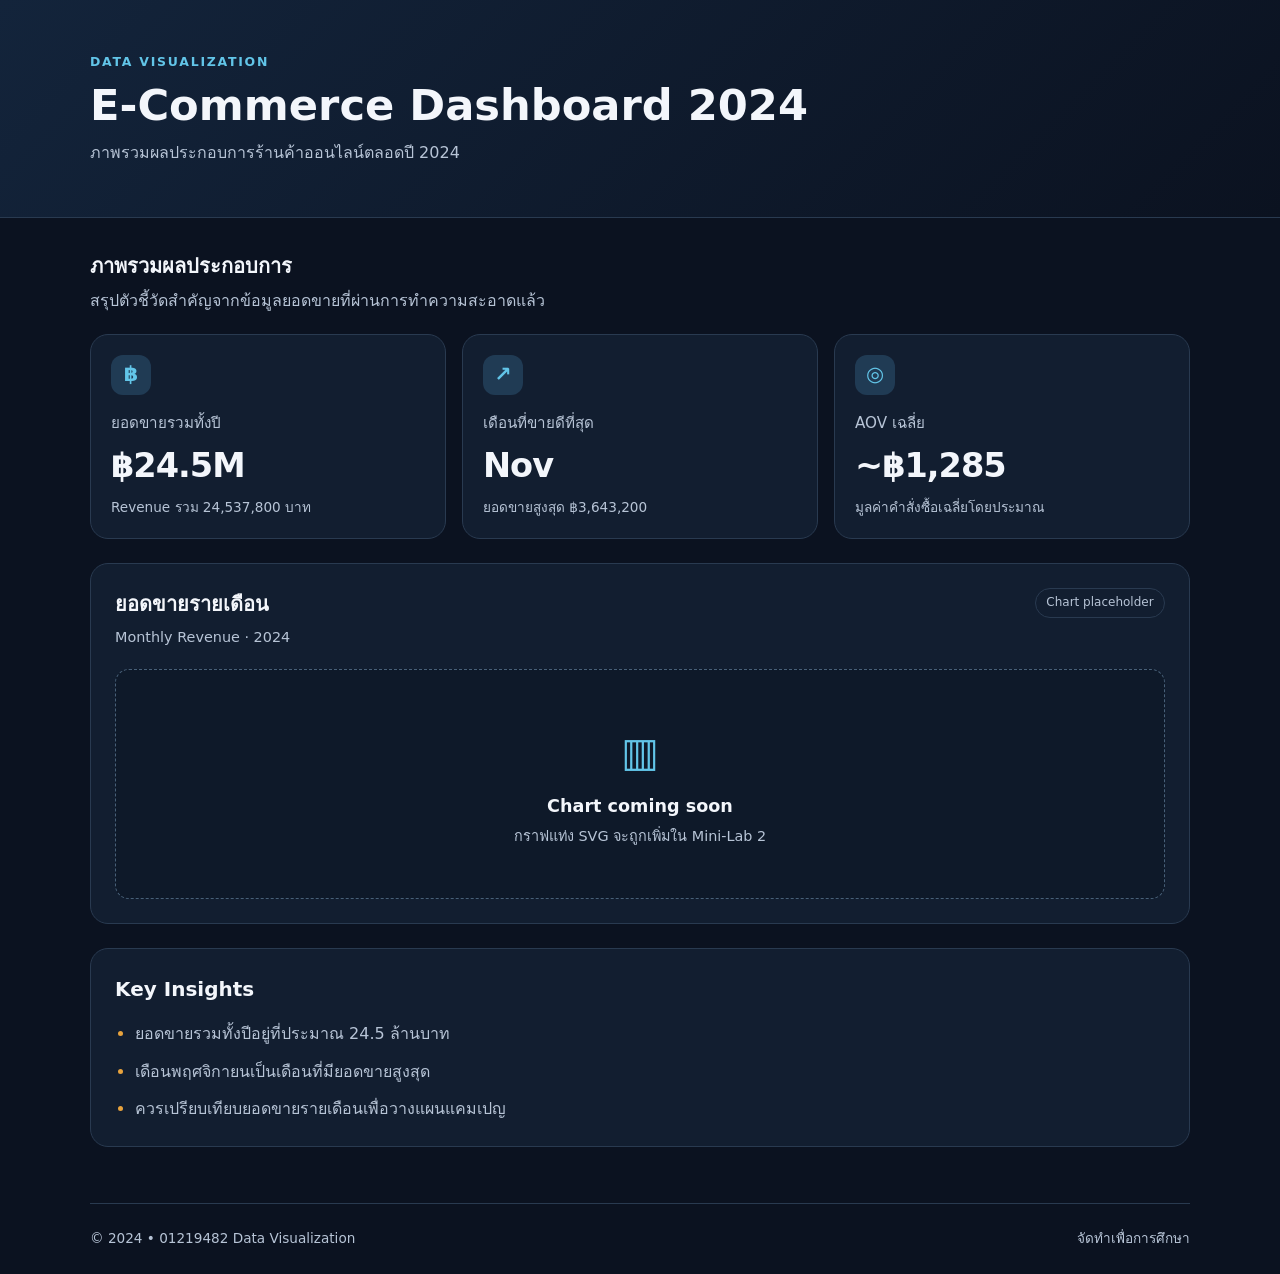
<file: index.html>
<!doctype html>
<html lang="th">
<head>
  <meta charset="utf-8">
  <meta name="viewport" content="width=device-width, initial-scale=1">
  <meta name="description" content="E-Commerce Dashboard 2024 สรุปยอดขายรายเดือน">
  <title>E-Commerce Dashboard 2024</title>
  <link rel="stylesheet" href="styles.css">
</head>
<body>
  <header class="site-header">
    <div class="header-content">
      <p class="eyebrow">DATA VISUALIZATION</p>
      <h1>E-Commerce Dashboard 2024</h1>
      <p class="subtitle">ภาพรวมผลประกอบการร้านค้าออนไลน์ตลอดปี 2024</p>
    </div>
  </header>

  <main class="dashboard">
    <section class="intro" aria-labelledby="overview-title">
      <h2 id="overview-title">ภาพรวมผลประกอบการ</h2>
      <p>สรุปตัวชี้วัดสำคัญจากข้อมูลยอดขายที่ผ่านการทำความสะอาดแล้ว</p>
    </section>

    <section class="kpis" aria-label="ตัวชี้วัดสำคัญ">
      <article class="kpi-card">
        <div class="kpi-icon" aria-hidden="true">฿</div>
        <p class="kpi-label">ยอดขายรวมทั้งปี</p>
        <p class="kpi-value">฿24.5M</p>
        <p class="kpi-note">Revenue รวม 24,537,800 บาท</p>
      </article>

      <article class="kpi-card">
        <div class="kpi-icon" aria-hidden="true">↗</div>
        <p class="kpi-label">เดือนที่ขายดีที่สุด</p>
        <p class="kpi-value">Nov</p>
        <p class="kpi-note">ยอดขายสูงสุด ฿3,643,200</p>
      </article>

      <article class="kpi-card">
        <div class="kpi-icon" aria-hidden="true">◎</div>
        <p class="kpi-label">AOV เฉลี่ย</p>
        <p class="kpi-value">~฿1,285</p>
        <p class="kpi-note">มูลค่าคำสั่งซื้อเฉลี่ยโดยประมาณ</p>
      </article>
    </section>

    <section class="panel chart" aria-labelledby="chart-title">
      <div class="panel-heading">
        <div>
          <h2 id="chart-title">ยอดขายรายเดือน</h2>
          <p>Monthly Revenue · 2024</p>
        </div>
        <span class="status">Chart placeholder</span>
      </div>
      <div class="chart-placeholder" role="img" aria-label="พื้นที่สำหรับแสดงกราฟแท่งยอดขายรายเดือน ซึ่งจะเพิ่มใน Mini-Lab 2">
        <div class="placeholder-icon" aria-hidden="true">▥</div>
        <p>Chart coming soon</p>
        <span>กราฟแท่ง SVG จะถูกเพิ่มใน Mini-Lab 2</span>
      </div>
    </section>

    <section class="panel insights" aria-labelledby="insights-title">
      <h2 id="insights-title">Key Insights</h2>
      <ul>
        <li>ยอดขายรวมทั้งปีอยู่ที่ประมาณ 24.5 ล้านบาท</li>
        <li>เดือนพฤศจิกายนเป็นเดือนที่มียอดขายสูงสุด</li>
        <li>ควรเปรียบเทียบยอดขายรายเดือนเพื่อวางแผนแคมเปญ</li>
      </ul>
    </section>
  </main>

  <footer class="site-footer">
    <p>&copy; 2024 • 01219482 Data Visualization</p>
    <p>จัดทำเพื่อการศึกษา</p>
  </footer>

  <script>
    // Pass one record per order: { month: "Nov", revenue: 1234 }.
    function calculateRevenueMetrics(orders) {
      const monthlyRevenue = new Map();
      let totalRevenue = 0;
      let validOrderCount = 0;

      for (const order of orders) {
        const revenue = Number(order.revenue);
        if (!order.month || !Number.isFinite(revenue)) continue;

        totalRevenue += revenue;
        validOrderCount += 1;
        monthlyRevenue.set(
          order.month,
          (monthlyRevenue.get(order.month) || 0) + revenue
        );
      }

      let peakMonth = null;
      let peakRevenue = 0;
      for (const [month, revenue] of monthlyRevenue) {
        if (peakMonth === null || revenue > peakRevenue) {
          peakMonth = month;
          peakRevenue = revenue;
        }
      }

      return {
        totalRevenue,
        peakMonth,
        peakRevenue,
        averageRevenue: validOrderCount ? totalRevenue / validOrderCount : 0
      };
    }
  </script>
</body>
</html>
</file>
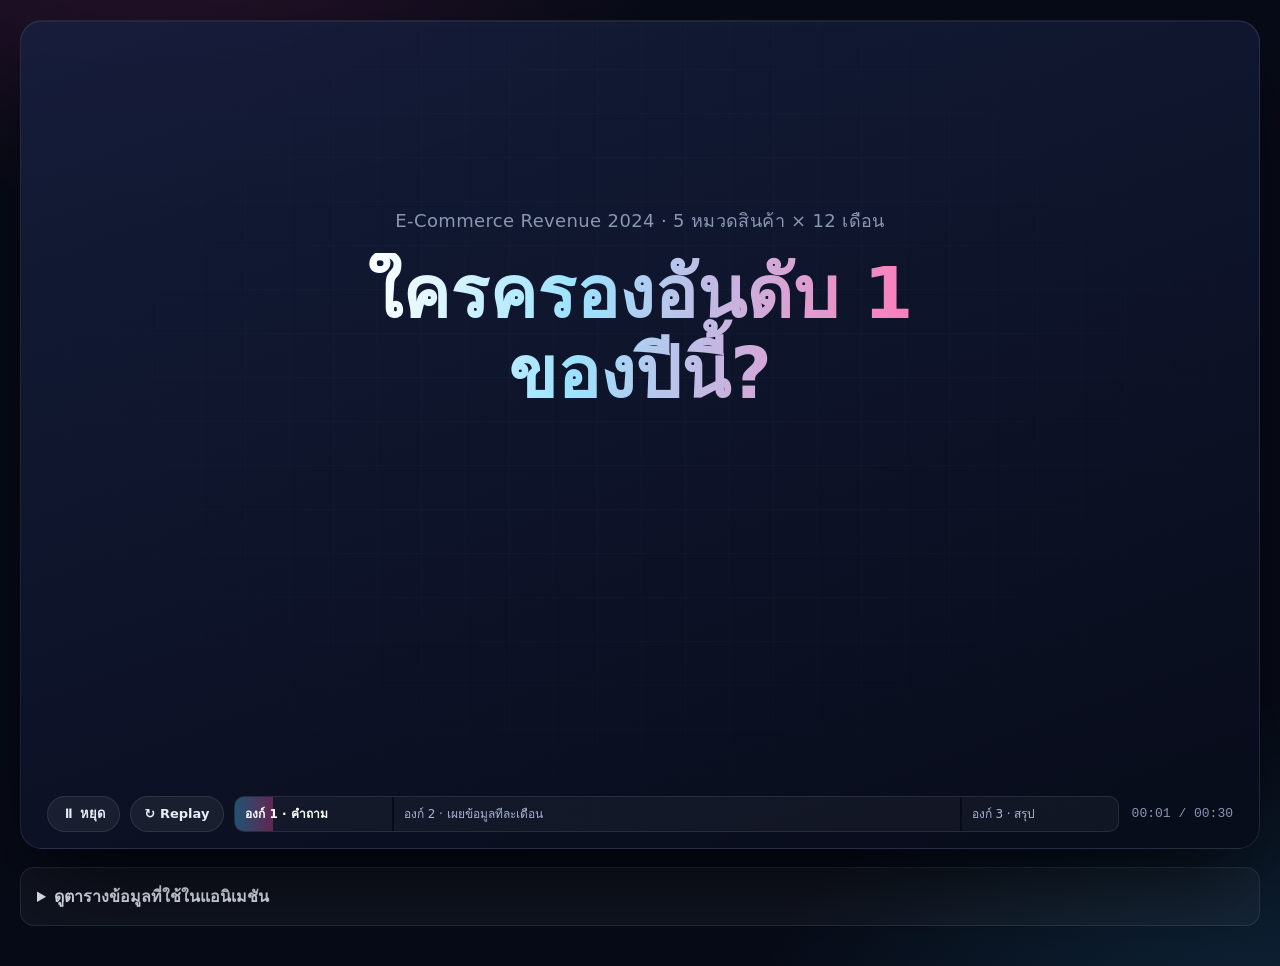
<file: DataVIZLAB6/index.html>
<!DOCTYPE html>
<html lang="th">
<head>
<meta charset="utf-8">
<meta name="viewport" content="width=device-width, initial-scale=1">
<title>ใครครองอันดับ 1 ของปี 2024? — Animated Data Story (30 วินาที)</title>

<!--
=====================================================================
 Lab 6 — Animation for Data Visualization (30-Second Build)
 ไฟล์: my_animation.html   |   เปิดด้วย VS Code + Live Server หรือดับเบิลคลิกเปิดใน Chrome
 ไม่ใช้ไลบรารีภายนอก — ใช้เฉพาะ HTML + CSS3 (transition / @keyframes) + SVG + JavaScript

 STORYBOARD (3 องก์)
 ┌──────┬────────┬───────────────────────────────┬──────────────────────────────────────┬─────────────────────────────┐
 │ เฟรม │ เวลา   │ สิ่งที่อยู่บนจอ                 │ สิ่งที่เปลี่ยน / การเคลื่อนไหว           │ ข้อความหลัก                  │
 ├──────┼────────┼───────────────────────────────┼──────────────────────────────────────┼─────────────────────────────┤
 │ 1    │ 0–5    │ ชื่อเรื่อง + คำถาม hook         │ ข้อความจางเข้าทีละบรรทัด (fade+blur)    │ "หมวดไหนครองอันดับ 1 ...?"   │
 │ 2    │ 5–25   │ เส้นรายได้ 5 หมวด + แท่งรายได้รวม │ เส้นถูกวาดทีละเดือน, กรอบสี่เหลี่ยม       │ เห็นแนวโน้มทุกหมวดพร้อมกัน    │
 │      │        │ + ตารางอันดับสด                 │ เลื่อนตามเดือน, อันดับสลับตำแหน่งตามค่า  │                             │
 │ 3    │ 25–30  │ ไฮไลต์ พ.ย. (Fashion vs         │ กรอบเลื่อนกลับมาที่ พ.ย. + ขยายขนาด,     │ Fashion แซง Electronics     │
 │      │        │ Electronics) + กล่อง Takeaway   │ หมวดอื่นจางลง, จุดพีคกะพริบ (pulse)      │ ขึ้นอันดับ 1 ครั้งแรกของปี     │
 └──────┴────────┴───────────────────────────────┴──────────────────────────────────────┴─────────────────────────────┘

 จุดที่แก้ได้ง่าย:
   • ข้อมูล      → ตัวแปร TOT / CAT ใน <script> ด้านล่าง
   • จังหวะเวลา  → ตัวแปร T = {a2s:5, a2e:25, end:30}
   • สี          → ตัวแปร CSS ใน :root (--primary, --amber, --dark, --peak, --c-*)
=====================================================================
-->

<style>
:root{
  --dark:#070b17;
  --ink:#0d1327;
  --panel:rgba(255,255,255,.04);
  --line:rgba(255,255,255,.09);
  --text:#e9edfa;
  --muted:#8b95b4;
  --primary:#38bdf8;
  --amber:#fbbf24;
  --peak:#fde047;

  --c-elec:#38bdf8;
  --c-fash:#f43f9e;
  --c-home:#a3e635;
  --c-beauty:#c084fc;
  --c-sports:#fb923c;

  --sans:"Sarabun","Noto Sans Thai","Leelawadee UI","Thonburi","Segoe UI",system-ui,sans-serif;
  --num:"Cascadia Code","JetBrains Mono","SF Mono",Consolas,ui-monospace,monospace;
}
*{box-sizing:border-box}
html,body{margin:0}
body{
  min-height:100vh; display:grid; place-items:center; padding:20px 14px 40px;
  font-family:var(--sans); color:var(--text);
  background:
    radial-gradient(900px 500px at 12% -10%, rgba(244,63,158,.16), transparent 60%),
    radial-gradient(900px 600px at 100% 110%, rgba(56,189,248,.16), transparent 60%),
    var(--dark);
}
.wrap{width:min(1240px,100%)}

/* ---------- Stage ---------- */
.stage{
  position:relative; overflow:hidden; border-radius:22px;
  padding:22px 26px 16px;
  background:linear-gradient(160deg, rgba(22,31,62,.88), rgba(8,12,26,.94));
  border:1px solid var(--line);
  box-shadow:0 40px 90px -20px rgba(0,0,0,.75), inset 0 1px 0 rgba(255,255,255,.06);
}
.stage::before{ /* กริดจาง ๆ เลื่อนช้า ๆ เป็นพื้นหลัง */
  content:""; position:absolute; inset:-40px; pointer-events:none; opacity:.5;
  background-image:
    linear-gradient(rgba(255,255,255,.035) 1px, transparent 1px),
    linear-gradient(90deg, rgba(255,255,255,.035) 1px, transparent 1px);
  background-size:44px 44px;
  mask-image:radial-gradient(ellipse at 50% 40%, #000 30%, transparent 75%);
  animation:drift 24s linear infinite;
}
@keyframes drift{to{transform:translate(44px,44px)}}

/* ---------- ACT 1 : intro ---------- */
.intro{
  position:absolute; inset:0 0 92px 0; z-index:5;
  display:flex; flex-direction:column; align-items:center; justify-content:center;
  gap:18px; padding:0 8%; text-align:center;
  transition:opacity .7s ease, transform .7s ease;
}
.intro.out{opacity:0; transform:scale(1.05); pointer-events:none}
.intro .piece{
  opacity:0; transform:translateY(18px); filter:blur(10px);
  transition:opacity 1s ease, transform 1s cubic-bezier(.2,.8,.2,1), filter 1s ease;
}
.intro .piece.in{opacity:1; transform:none; filter:none}
.intro .kicker{color:var(--muted); font-size:clamp(14px,1.5vw,18px); letter-spacing:.02em}
.intro h1{
  margin:0; font-size:clamp(32px,5.6vw,72px); line-height:1.12; font-weight:800;
  background:linear-gradient(95deg,#fff 0%,#9be3ff 38%,#ff7ab8 100%);
  -webkit-background-clip:text; background-clip:text; color:transparent;
}
.intro .q{margin:0; font-size:clamp(20px,2.8vw,36px); color:#d7def5; line-height:1.35; max-width:22em}
.intro .q em{font-style:normal; color:var(--peak); text-shadow:0 0 24px rgba(253,224,71,.55)}
.intro .sub{color:var(--muted); font-size:clamp(13px,1.3vw,16px)}

/* ---------- ACT 2/3 : content ---------- */
.content{opacity:0; transform:translateY(12px); transition:opacity .9s ease, transform .9s ease}
.content.show{opacity:1; transform:none}

header.top{display:flex; justify-content:space-between; align-items:flex-end; gap:20px}
header.top h2{margin:0; font-size:clamp(20px,2.3vw,30px); font-weight:800; letter-spacing:.005em}
header.top p{margin:4px 0 0; color:var(--muted); font-size:14px}
.monthbox{text-align:right; line-height:1}
.monthbig{
  font-size:clamp(40px,5.2vw,68px); font-weight:800; letter-spacing:.04em;
  background:linear-gradient(180deg,#fff,#8fb4ff); -webkit-background-clip:text; background-clip:text; color:transparent;
}
.mtotal{margin-top:6px; color:var(--muted); font:13px var(--num)}
.mtotal b{color:var(--text); font-weight:600}

.grid{display:grid; grid-template-columns:minmax(0,1fr) 330px; gap:18px; margin-top:14px}
.card{background:var(--panel); border:1px solid var(--line); border-radius:16px; padding:12px}
.card svg{display:block; width:100%; height:auto}
.src{margin:6px 4px 0; color:var(--muted); font-size:12px}

/* SVG parts */
.gridline{stroke:rgba(255,255,255,.07); stroke-width:1}
.axis{stroke:rgba(255,255,255,.22); stroke-width:1}
.tick{fill:#7f8aa8; font:11px var(--num)}
.ttl{fill:#98a3c2; font-size:12px}
.mlab{fill:#6f7a99; font:11px var(--num); text-anchor:middle; transition:fill .3s}
.mlab.on{fill:#fff; font-weight:700}

.bar{fill:url(#gBar); transition:fill .5s}
.bar.peak{fill:url(#gGold); filter:drop-shadow(0 0 10px rgba(253,224,71,.55))}
.blab{fill:#8e9ac0; font:9.5px var(--num); text-anchor:middle; transition:opacity .4s}
.blab.peak{fill:var(--peak); font-weight:700}

.ln{fill:none; stroke:currentColor; stroke-width:2.6; stroke-linejoin:round; stroke-linecap:round;
    filter:drop-shadow(0 0 5px currentColor); transition:opacity .6s ease, stroke-width .6s ease}
.ln.dim{opacity:.13}
.ln.focus{stroke-width:4.4}
.dot{fill:currentColor; stroke:var(--dark); stroke-width:2.2; filter:drop-shadow(0 0 6px currentColor); transition:opacity .6s}
.dot.dim{opacity:.13}
.ring{fill:none; stroke:currentColor; stroke-width:2.2; opacity:0; transform-box:fill-box; transform-origin:center}
.ring.on{animation:ring 1.3s ease-out infinite}
@keyframes ring{0%{transform:scale(1); opacity:.95} 100%{transform:scale(3.8); opacity:0}}

.hl{
  fill:rgba(56,189,248,.08); stroke:rgba(56,189,248,.9); stroke-width:1.6; stroke-dasharray:6 5;
  opacity:0; transition:opacity .35s, fill .6s, stroke .6s;
  filter:drop-shadow(0 0 10px rgba(56,189,248,.4));
  animation:march 1s linear infinite;
}
.hl.vis{opacity:1}
.hl.gold{fill:rgba(253,224,71,.09); stroke:var(--peak); stroke-dasharray:none; animation:none;
         filter:drop-shadow(0 0 16px rgba(253,224,71,.55))}
@keyframes march{to{stroke-dashoffset:-11}}
.tag{fill:var(--peak); font-size:12.5px; font-weight:700; text-anchor:middle; opacity:0; transition:opacity .6s}
.tag.vis{opacity:1}

/* Leaderboard */
.board h3{margin:2px 4px 12px; font-size:15px; font-weight:700; display:flex; justify-content:space-between; align-items:baseline}
.board h3 b{font:700 15px var(--num); color:var(--primary)}
.rows{position:relative; height:332px}
.row{
  position:absolute; left:0; right:0; height:60px; padding:9px 12px 9px 16px;
  display:grid; grid-template-columns:24px 1fr auto; grid-template-rows:auto 8px; row-gap:8px; align-items:center;
  border-radius:12px; background:rgba(255,255,255,.04); border:1px solid var(--line); overflow:hidden;
  transition:transform .75s cubic-bezier(.2,.8,.2,1), opacity .6s, background .6s, border-color .6s;
}
.row::before{content:""; position:absolute; left:0; top:0; bottom:0; width:4px; background:var(--c); box-shadow:0 0 14px var(--c)}
.rk{font:700 13px var(--num); color:var(--c)}
.nm{font-weight:700; font-size:15px}
.vl{font:600 14px var(--num); font-variant-numeric:tabular-nums}
.trk{grid-column:1/-1; height:8px; border-radius:99px; background:rgba(255,255,255,.08); overflow:hidden}
.trk i{display:block; height:100%; width:100%; transform-origin:left; transform:scaleX(0);
       background:var(--c); border-radius:99px; box-shadow:0 0 12px var(--c);
       transition:transform .7s cubic-bezier(.2,.8,.2,1)}
.row.dim{opacity:.26}
.row.focus{background:rgba(255,255,255,.09); border-color:var(--c); animation:rowpulse 1.4s ease-in-out infinite}
@keyframes rowpulse{
  0%,100%{box-shadow:0 0 0 1px var(--c), 0 0 12px -2px var(--c)}
  50%{box-shadow:0 0 0 1px var(--c), 0 0 30px 0 var(--c)}
}
.board small{display:block; margin:10px 4px 0; color:var(--muted); font-size:12px}

/* Takeaway */
.takeaway{
  margin-top:14px; min-height:84px; padding:14px 20px; display:flex; gap:16px; align-items:center;
  border-radius:16px; border:1px solid rgba(253,224,71,.55);
  background:linear-gradient(90deg, rgba(253,224,71,.13), rgba(244,63,158,.09));
  box-shadow:0 0 50px -12px rgba(253,224,71,.55);
  opacity:0; transform:translateY(22px) scale(.98);
  transition:opacity .8s ease, transform .8s cubic-bezier(.2,.8,.2,1);
}
.takeaway.show{opacity:1; transform:none}
.tk-ic{flex:none; width:44px; height:44px; display:grid; place-items:center; font-size:22px; color:#1a1400;
       background:var(--peak); border-radius:50%; box-shadow:0 0 24px rgba(253,224,71,.7)}
.takeaway.show .tk-ic{animation:beat 1.4s ease-in-out infinite}
@keyframes beat{0%,100%{transform:scale(1)} 50%{transform:scale(1.12)}}
#tkMain{display:block; font-size:clamp(17px,2.1vw,25px); font-weight:800; color:#fff}
#tkSub{display:block; margin-top:4px; color:#bcc6e4; font-size:13.5px; line-height:1.5}

/* Controls */
.controls{position:relative; z-index:6; margin-top:14px; display:flex; align-items:center; gap:10px}
.btn{
  flex:none; height:36px; padding:0 14px; border-radius:99px; cursor:pointer;
  color:var(--text); background:rgba(255,255,255,.06); border:1px solid var(--line);
  font:600 13px var(--sans); transition:background .2s, border-color .2s;
}
.btn:hover{background:rgba(255,255,255,.12); border-color:rgba(255,255,255,.25)}
.btn:focus-visible,.track:focus-visible{outline:2px solid var(--primary); outline-offset:2px}
.track{flex:1; display:flex; height:36px; border-radius:10px; overflow:hidden; cursor:pointer; touch-action:none;
       background:rgba(255,255,255,.04); border:1px solid var(--line)}
.seg{position:relative; display:flex; align-items:center; padding:0 10px; min-width:0; border-right:2px solid var(--dark)}
.seg:last-child{border-right:0}
.seg.s1{flex:5 1 0} .seg.s2{flex:20 1 0} .seg.s3{flex:5 1 0}
.seg i{position:absolute; inset:0; width:0; background:linear-gradient(90deg, rgba(56,189,248,.35), rgba(244,63,158,.35))}
.seg.s3 i{background:linear-gradient(90deg, rgba(253,224,71,.4), rgba(251,146,60,.4))}
.seg span{position:relative; font-size:12px; color:#aab4d4; white-space:nowrap; overflow:hidden; text-overflow:ellipsis}
.seg.active span{color:#fff; font-weight:700}
.clock{flex:none; width:104px; text-align:right; font:13px var(--num); color:var(--muted)}
.note{margin:10px 2px 0; font-size:12.5px; color:var(--amber); display:none}
.note.show{display:block}

/* Data table (ตัวเลขอ่านได้ ไม่ได้มีแค่ภาพเคลื่อนไหว) */
details.data{margin-top:18px; border:1px solid var(--line); border-radius:14px; background:var(--panel); padding:4px 16px}
details.data summary{cursor:pointer; padding:12px 0; font-weight:700}
.tbl{overflow-x:auto}
table{border-collapse:collapse; width:100%; font:13px var(--num)}
th,td{padding:8px 10px; text-align:right; border-top:1px solid var(--line); white-space:nowrap}
th:first-child,td:first-child{text-align:left}
thead th{color:var(--muted); font-weight:600}
caption{caption-side:bottom; text-align:left; padding:10px 0 12px; color:var(--muted); font:12.5px var(--sans)}

@media (max-width:900px){
  .grid{grid-template-columns:1fr}
  .stage{padding:16px 14px 12px}
  .seg span{display:none}
  .clock{width:84px}
}

/* ---------- Accessibility: prefers-reduced-motion ---------- */
@media (prefers-reduced-motion: reduce){
  *,*::before,*::after{transition:none!important; animation:none!important}
  .intro .piece{filter:none}
}
</style>
</head>

<body>
<div class="wrap">

<main class="stage" id="stage" aria-label="แอนิเมชันข้อมูลรายได้ E-Commerce ปี 2024 ความยาว 30 วินาที">

  <!-- ===== ACT 1 : ตั้งคำถาม (0–5 วิ) ===== -->
  <section class="intro" id="intro" aria-hidden="false">
    <div class="piece kicker" id="p1">E-Commerce Revenue 2024 · 5 หมวดสินค้า × 12 เดือน</div>
    <h1 class="piece" id="p2">ใครครองอันดับ 1<br>ของปีนี้?</h1>
    <p class="piece q" id="p3">ตลอด 12 เดือน หมวดไหนขายดีที่สุด… แล้วมี<em>ใครแซง</em>ไหม?</p>
    <div class="piece sub" id="p4">ดูทั้งปีใน 30 วินาที</div>
  </section>

  <!-- ===== ACT 2 + 3 ===== -->
  <div class="content" id="content">
    <header class="top">
      <div>
        <h2>รายได้ 5 หมวดสินค้า ปี 2024</h2>
        <p>เส้นสี = รายได้แต่ละหมวด · แท่งด้านล่าง = รายได้รวมทั้งร้าน</p>
      </div>
      <div class="monthbox" aria-live="off">
        <div class="monthbig" id="monthBig">JAN</div>
        <div class="mtotal">รวมเดือนนี้ <b id="monthTotal">—</b> บาท</div>
      </div>
    </header>

    <div class="grid">
      <div class="card">
        <svg id="chart" viewBox="0 0 820 456" role="img"
             aria-label="กราฟเส้นรายได้ 5 หมวดสินค้ารายเดือน และแท่งรายได้รวม ปี 2024 ดูตัวเลขจริงได้ในตารางด้านล่าง"></svg>
        <p class="src">ที่มา: Lab6_Animation_Dataset2.xlsx (ข้อมูลจำลองเพื่อการสอน) · หน่วย: บาท (THB) · แกนตั้งของกราฟเส้นและกราฟแท่งเริ่มที่ 0</p>
      </div>

      <aside class="card board">
        <h3><span>อันดับหมวดสินค้า</span><b id="boardMonth">Jan</b></h3>
        <div class="rows" id="rows"></div>
        <small>ความยาวแถบเทียบสเกลเดียวกับแกนตั้ง (0 – <span id="axMax"></span> บาท)</small>
      </aside>
    </div>

    <div class="takeaway" id="takeaway" role="status">
      <div class="tk-ic" aria-hidden="true">★</div>
      <div>
        <b id="tkMain"></b>
        <span id="tkSub"></span>
      </div>
    </div>
  </div>

  <!-- ===== Controls ===== -->
  <div class="controls">
    <button class="btn" id="btnPlay" aria-label="เล่น / หยุดชั่วคราว">⏸ หยุด</button>
    <button class="btn" id="btnReplay">↻ Replay</button>
    <div class="track" id="track" tabindex="0" role="slider" aria-label="แถบเวลา"
         aria-valuemin="0" aria-valuemax="30" aria-valuenow="0">
      <div class="seg s1"><i></i><span>องก์ 1 · คำถาม</span></div>
      <div class="seg s2"><i></i><span>องก์ 2 · เผยข้อมูลทีละเดือน</span></div>
      <div class="seg s3"><i></i><span>องก์ 3 · สรุป</span></div>
    </div>
    <div class="clock" id="clock">00:00 / 00:30</div>
  </div>
  <p class="note" id="note">โหมดลดการเคลื่อนไหวเปิดอยู่ — แสดงผลลัพธ์สุดท้ายทันที ลากแถบเวลาเพื่อดูทีละช่วงได้</p>
</main>

<details class="data">
  <summary>ดูตารางข้อมูลที่ใช้ในแอนิเมชัน</summary>
  <div class="tbl"><table id="dataTable"></table></div>
</details>

</div>

<script>
(() => {
'use strict';

/* =====================================================================
   1) DATA  — แก้ตัวเลขตรงนี้ถ้าต้องการใช้ข้อมูลชุดอื่น
   ===================================================================== */
const MONTHS = ["Jan","Feb","Mar","Apr","May","Jun","Jul","Aug","Sep","Oct","Nov","Dec"];
const TH     = ["ม.ค.","ก.พ.","มี.ค.","เม.ย.","พ.ค.","มิ.ย.","ก.ค.","ส.ค.","ก.ย.","ต.ค.","พ.ย.","ธ.ค."];
const N = MONTHS.length;

// รายได้รวมรายเดือน (Revenue_Monthly → revenue_thb)
const TOT = [1344000,1146600,1513000,1598200,1808500,1724000,1915200,2167200,2020500,2469600,3643200,3187800];

// รายได้แยกหมวด (Category_Monthly → revenue_thb)
const CAT = {
  "Electronics":   [424590,359025,469240,489439,548465,512790,564300,631348,588496,710553,986193,931017],
  "Fashion":       [279054,240718,324257,348468,402208,387327,434720,496059,462389,580163,1006204,751020],
  "Home & Living": [240334,205157,270716,285110,322626,310751,345420,394271,367509,443913,617443,569782],
  "Beauty":        [209357,180538,238230,253431,286779,276223,310080,353899,333080,410216,583141,536265],
  "Sports":        [190665,161162,210557,221752,248422,236909,260680,291623,269026,324755,450219,399716]
};
const CATS  = Object.keys(CAT);
const COLOR = {"Electronics":"var(--c-elec)","Fashion":"var(--c-fash)","Home & Living":"var(--c-home)","Beauty":"var(--c-beauty)","Sports":"var(--c-sports)"};

// ตรวจความถูกต้อง: ผลรวมของหมวด ต้องเท่ากับยอดรวมของเดือนนั้น
MONTHS.forEach((m,i)=>{
  const s = CATS.reduce((a,c)=>a+CAT[c][i],0);
  if (s !== TOT[i]) console.warn('ข้อมูลไม่ตรงกัน เดือน', m, s, TOT[i]);
});

/* =====================================================================
   2) TIMING  — 3 องก์ รวม 30 วินาที
   ===================================================================== */
const T = { a2s:5, a2e:25, end:30 };   // เริ่มองก์ 2 / เริ่มองก์ 3 / จบ (วินาที)

/* ===== คำนวณจุดสำคัญจากข้อมูลอัตโนมัติ ===== */
const leader  = i => CATS.reduce((a,c)=> CAT[c][i] > CAT[a][i] ? c : a, CATS[0]);
const peakIdx = TOT.indexOf(Math.max(...TOT));
let focus = peakIdx;                                   // เดือนที่จะไฮไลต์ในองก์ 3
for (let i=1;i<N;i++) if (leader(i) !== leader(0)) { focus = i; break; }   // เดือนที่อันดับ 1 เปลี่ยนมือครั้งแรก
const changed = focus>0 && leader(focus) !== leader(focus-1);
const newLead = leader(focus);
const oldLead = changed ? leader(focus-1) : [...CATS].sort((a,b)=>CAT[b][focus]-CAT[a][focus])[1];
const focusCats = [newLead, oldLead];

const fmt = n => n.toLocaleString('en-US');
const fmM = n => (n/1e6).toFixed(2)+'M';

/* =====================================================================
   3) SVG chart
   ===================================================================== */
const NS='http://www.w3.org/2000/svg';
const svg=document.getElementById('chart');
const S=(tag,attrs={},parent=svg,text)=>{
  const e=document.createElementNS(NS,tag);
  for(const k in attrs) e.setAttribute(k,attrs[k]);
  if(text!==undefined) e.textContent=text;
  parent.appendChild(e); return e;
};

const YMAX = Math.ceil(Math.max(...CATS.flatMap(c=>CAT[c]))/300000)*300000;   // แกนเริ่ม 0 เสมอ
const SMAX = Math.ceil(Math.max(...TOT)/1e6)*1e6;
const G = {L:74, R:800, top:30, bot:298, sTop:352, sBot:440};
const step = (G.R-G.L)/N;
const X  = i => G.L + (i+.5)*step;
const Y  = v => G.bot - (v/YMAX)*(G.bot-G.top);
const SY = v => (v/SMAX)*(G.sBot-G.sTop);

const defs=S('defs');
const g1=S('linearGradient',{id:'gBar',x1:0,y1:0,x2:0,y2:1},defs);
S('stop',{offset:'0%','stop-color':'#6b8cff'},g1); S('stop',{offset:'100%','stop-color':'#1f2b5e'},g1);
const g2=S('linearGradient',{id:'gGold',x1:0,y1:0,x2:0,y2:1},defs);
S('stop',{offset:'0%','stop-color':'#fde047'},g2); S('stop',{offset:'100%','stop-color':'#f59e0b'},g2);

// ตารางเส้นแนวนอน + ป้ายแกน Y (เริ่มที่ 0)
const tickFmt = v => v===0 ? '0' : (v>=1e6 ? (v/1e6)+'M' : (v/1e3)+'K');
S('text',{x:10,y:16,class:'ttl'},svg,'รายได้ต่อหมวด (บาท)');
for(let v=0; v<=YMAX; v+=300000){
  S('line',{x1:G.L,x2:G.R,y1:Y(v),y2:Y(v),class: v===0?'axis':'gridline'});
  S('text',{x:G.L-10,y:Y(v)+4,class:'tick','text-anchor':'end'},svg,tickFmt(v));
}
const mlabs = MONTHS.map((m,i)=>S('text',{x:X(i),y:G.bot+20,class:'mlab'},svg,m));

// แถบแสดงรายได้รวม (แกนเริ่ม 0 เช่นกัน)
S('text',{x:G.L,y:G.sTop-12,class:'ttl'},svg,'รายได้รวมต่อเดือน (บาท)');
S('line',{x1:G.L,x2:G.R,y1:G.sTop,y2:G.sTop,class:'gridline','stroke-dasharray':'3 4'});
S('line',{x1:G.L,x2:G.R,y1:G.sBot,y2:G.sBot,class:'axis'});
S('text',{x:G.L-10,y:G.sBot+4,class:'tick','text-anchor':'end'},svg,'0');
S('text',{x:G.L-10,y:G.sTop+4,class:'tick','text-anchor':'end'},svg,tickFmt(SMAX));
const bars = TOT.map((v,i)=>S('rect',{x:X(i)-step*.3,width:step*.6,y:G.sBot,height:0,rx:3,class:'bar'}));
const blabs = TOT.map((v,i)=>S('text',{x:X(i),y:G.sBot-SY(v)-6,class:'blab',opacity:0},svg,fmM(v)));

// กรอบสี่เหลี่ยมที่เลื่อนตามเดือน (ดาวเด่นของงานนี้)
const hl  = S('rect',{y:20,height:G.sBot-20+4,rx:10,class:'hl'});
const tag = S('text',{y:13,class:'tag'},svg,'จุดเปลี่ยน · '+MONTHS[focus]);

// เส้นรายได้ + จุดปลายเส้น + วงแหวน pulse
const lines={};
CATS.forEach(c=>{
  const col=COLOR[c];
  lines[c]={
    line:S('polyline',{class:'ln',style:`color:${col}`,points:''}),
    dot :S('circle',{class:'dot',r:5.5,style:`color:${col}`,visibility:'hidden'}),
    ring:S('circle',{class:'ring',r:6,style:`color:${col}`})
  };
});

/* ===== ตารางอันดับ ===== */
const ROWH=68;
const rowsEl=document.getElementById('rows');
const rows={};
CATS.forEach((c,i)=>{
  const el=document.createElement('div');
  el.className='row'; el.style.setProperty('--c',COLOR[c]); el.style.transform=`translateY(${i*ROWH}px)`;
  el.innerHTML=`<div class="rk">${i+1}</div><div class="nm">${c}</div><div class="vl">—</div><div class="trk"><i></i></div>`;
  rowsEl.appendChild(el);
  rows[c]={el, rk:el.querySelector('.rk'), val:el.querySelector('.vl'), fill:el.querySelector('i')};
});
document.getElementById('axMax').textContent=fmt(YMAX);

/* ===== ตารางข้อมูล (เข้าถึงได้) ===== */
(()=>{
  const t=document.getElementById('dataTable');
  t.innerHTML='<caption>รายได้ปี 2024 หน่วย: บาท (THB) — ข้อมูลจำลองเพื่อการสอนวิชา 01219482</caption>'
    +'<thead><tr><th>เดือน</th>'+CATS.map(c=>`<th>${c}</th>`).join('')+'<th>รวม</th></tr></thead><tbody>'
    +MONTHS.map((m,i)=>`<tr><td>${m}</td>`+CATS.map(c=>`<td>${fmt(CAT[c][i])}</td>`).join('')+`<td>${fmt(TOT[i])}</td></tr>`).join('')
    +'</tbody>';
})();

/* ===== Takeaway (ประโยคเดียว ≤ 15 คำ) ===== */
(()=>{
  const a=CAT[newLead][focus], b=CAT[oldLead][focus], diff=Math.abs(a-b);
  const pct=(diff/b*100).toFixed(1);
  const gNew=((CAT[newLead][focus]/CAT[newLead][focus-1]-1)*100).toFixed(0);
  const gOld=((CAT[oldLead][focus]/CAT[oldLead][focus-1]-1)*100).toFixed(0);
  const main = changed
    ? `${TH[focus]} ${newLead} แซง ${oldLead} ขึ้นอันดับ 1 เป็นครั้งแรกของปี`
    : `${TH[focus]} คือเดือนที่ขายดีที่สุดของปี`;
  let sub = changed
    ? `ต่างกันเพียง ${fmt(diff)} บาท (${pct}%) — ${newLead} พุ่ง +${gNew}% จาก ${TH[focus-1]} ขณะที่ ${oldLead} โต +${gOld}%`
    : `ยอดรวม ${fmt(TOT[focus])} บาท`;
  sub += `<br>ยอดรวมทั้งร้าน ${fmt(TOT[focus])} บาท${focus===peakIdx?' = สูงสุดของปี':''}`;
  if (changed && focus+1<N && leader(focus+1)!==newLead) sub += ` · ${TH[focus+1]} ${leader(focus+1)} กลับมานำอีกครั้ง`;
  document.getElementById('tkMain').textContent=main;
  document.getElementById('tkSub').innerHTML=sub;
})();

/* =====================================================================
   4) Helpers
   ===================================================================== */
const clamp=(v,a,b)=>Math.min(b,Math.max(a,v));
const ease =k=>k<.5?2*k*k:1-Math.pow(-2*k+2,2)/2;
const valAt=(c,xx)=>{
  const n=clamp(Math.floor(xx),0,N-1), f=clamp(xx-n,0,1);
  const a=CAT[c][n], b=CAT[c][Math.min(N-1,n+1)];
  return a+(b-a)*f;
};

// ตำแหน่งกรอบ/ปลายเส้นในแต่ละเวลา  (x = ดัชนีเดือนแบบทศนิยม)
function xAt(t){
  if (t<=T.a2s) return -.5;
  if (t<=T.a2e) return -.5 + (t-T.a2s)/(T.a2e-T.a2s) * (N-1+.5);   // Jan → Dec เนียน ๆ
  const k=ease(clamp((t-T.a2e)/1.2,0,1));                          // องก์ 3: กรอบย้อนกลับมาที่เดือนไฮไลต์
  return (N-1)+(focus-(N-1))*k;
}

/* =====================================================================
   5) Render — ทุกอย่างคำนวณจากเวลา t (เลื่อนแถบเวลาดูย้อนหลังได้)
   ===================================================================== */
const $=id=>document.getElementById(id);
const intro=$('intro'), content=$('content'), takeaway=$('takeaway');
const pieces=['p1','p2','p3','p4'].map($);
const pieceAt=[0.3,0.9,2.2,3.6];
const monthBig=$('monthBig'), monthTotal=$('monthTotal'), boardMonth=$('boardMonth');
const segs=[...document.querySelectorAll('.seg')];
const track=$('track'), clock=$('clock');

let lastKey='', lastM=-1;

function updateBoard(m, reveal, a3){
  [...CATS].sort((a,b)=>CAT[b][m]-CAT[a][m]).forEach((c,rank)=>{
    const r=rows[c], isF=focusCats.includes(c);
    r.el.style.transform=`translateY(${rank*ROWH}px)`;
    r.rk.textContent=rank+1;
    r.val.textContent=reveal?fmt(CAT[c][m]):'—';
    r.fill.style.transform=`scaleX(${reveal?CAT[c][m]/YMAX:0})`;
    r.el.classList.toggle('dim',  a3 && !isF);
    r.el.classList.toggle('focus',a3 &&  isF);
  });
  boardMonth.textContent=MONTHS[m];
  monthTotal.textContent=reveal?fmt(TOT[m]):'—';
}

function render(t){
  /* --- ACT 1 --- */
  pieces.forEach((p,i)=>p.classList.toggle('in', t>=pieceAt[i]));
  intro.classList.toggle('out', t>=4.6);
  content.classList.toggle('show', t>=4.4);

  /* --- ACT 2/3 : พิกัด --- */
  const x=xAt(t), inA2=t<=T.a2e, drawX=inA2?x:N-1;
  const a3=t>=T.a2e+.5, gold=t>=T.a2e+1.2;
  const m=clamp(Math.round(x),0,N-1);
  const reveal=x>=-.05;

  // เส้นรายได้ (วาดทีละเดือน)
  CATS.forEach(c=>{
    const L=lines[c], isF=focusCats.includes(c);
    if (drawX<0){ L.line.setAttribute('points',''); L.dot.setAttribute('visibility','hidden'); return; }
    const n=Math.floor(drawX), f=drawX-n, pts=[];
    for(let i=0;i<=n;i++) pts.push(X(i).toFixed(1)+','+Y(CAT[c][i]).toFixed(1));
    if (f>1e-6 && n<N-1) pts.push(X(drawX).toFixed(1)+','+Y(valAt(c,drawX)).toFixed(1));
    L.line.setAttribute('points',pts.join(' '));
    const cx=X(x), cy=Y(valAt(c,x));
    L.dot.setAttribute('cx',cx.toFixed(1)); L.dot.setAttribute('cy',cy.toFixed(1));
    L.ring.setAttribute('cx',cx.toFixed(1)); L.ring.setAttribute('cy',cy.toFixed(1));
    L.dot.setAttribute('visibility','visible');
    L.line.classList.toggle('dim', a3 && !isF);  L.dot.classList.toggle('dim', a3 && !isF);
    L.line.classList.toggle('focus', a3 && isF);
    L.ring.classList.toggle('on', gold && isF);
  });

  // แท่งรายได้รวม (โตจาก 0 ตามกรอบ)
  TOT.forEach((v,i)=>{
    const f=inA2?clamp(x-i+.5,0,1):1, h=SY(v)*f;
    bars[i].setAttribute('height',h.toFixed(1)); bars[i].setAttribute('y',(G.sBot-h).toFixed(1));
    blabs[i].setAttribute('opacity', f>.97?1:0);
    const pk=a3 && i===focus;
    bars[i].classList.toggle('peak',pk); blabs[i].classList.toggle('peak',pk);
  });

  // กรอบสี่เหลี่ยม: เลื่อนตามเดือน → องก์ 3 ขยายขนาด + เปลี่ยนเป็นสีทอง
  const g=ease(clamp((t-25.9)/.9,0,1));
  const w=step*.9*(1+.8*g);
  hl.setAttribute('x',(X(x)-w/2).toFixed(1)); hl.setAttribute('width',w.toFixed(1));
  hl.classList.toggle('vis',x>=-.05);
  hl.classList.toggle('gold',gold);
  tag.setAttribute('x',X(x).toFixed(1));
  tag.classList.toggle('vis',t>=T.a2e+1.4);

  mlabs.forEach((el,i)=>el.classList.toggle('on', reveal && i===m));

  // ตารางอันดับ + ป้ายเดือน
  const key=m+'|'+(reveal?1:0)+'|'+(a3?1:0);
  if (key!==lastKey){
    lastKey=key; updateBoard(m,reveal,a3);
    if (m!==lastM){
      lastM=m; monthBig.textContent=MONTHS[m].toUpperCase();
      if (!REDUCED && monthBig.animate) monthBig.animate([{transform:'translateY(-8px)',opacity:.3},{transform:'none',opacity:1}],{duration:320,easing:'ease-out'});
    }
  }

  /* --- ACT 3 : Takeaway --- */
  takeaway.classList.toggle('show', t>=26.5);

  /* --- progress --- */
  const p=[clamp(t/T.a2s,0,1), clamp((t-T.a2s)/(T.a2e-T.a2s),0,1), clamp((t-T.a2e)/(T.end-T.a2e),0,1)];
  segs.forEach((s,i)=>{ s.querySelector('i').style.width=(p[i]*100)+'%'; });
  const act = t<T.a2s?0 : t<T.a2e?1 : 2;
  segs.forEach((s,i)=>s.classList.toggle('active',i===act));
  const mm=s=>String(Math.floor(s/60)).padStart(2,'0')+':'+String(Math.floor(s%60)).padStart(2,'0');
  clock.textContent=mm(t)+' / '+mm(T.end);
  track.setAttribute('aria-valuenow',t.toFixed(1));
}

/* =====================================================================
   6) Player (rAF clock) + controls
   ===================================================================== */
const REDUCED = window.matchMedia('(prefers-reduced-motion: reduce)').matches;
let t = REDUCED ? T.end : 0, playing = !REDUCED, last=performance.now(), shown=-1;
const btnPlay=$('btnPlay');
const syncBtn=()=>{ btnPlay.textContent = playing ? '⏸ หยุด' : '▶ เล่น'; };

function frame(now){
  const dt=Math.min(.1,(now-last)/1000); last=now;
  if (playing){
    t+=dt;
    if (t>=T.end){ t=T.end; playing=false; syncBtn(); }
  }
  if (t!==shown){ shown=t; render(t); }
  requestAnimationFrame(frame);
}

function seek(v){ t=clamp(v,0,T.end); if (t>=T.end) playing=false; syncBtn(); }
btnPlay.addEventListener('click',()=>{
  if (REDUCED) return;
  if (t>=T.end) t=0;
  playing=!playing; syncBtn();
});
$('btnReplay').addEventListener('click',()=>{
  if (REDUCED){ t=T.end; return; }
  t=0; lastM=-1; lastKey=''; playing=true; syncBtn();
});

// คลิก/ลากบนแถบเวลาเพื่อเลื่อน
let dragging=false;
const seekFromPointer=e=>{
  const r=track.getBoundingClientRect();
  seek(((e.clientX-r.left)/r.width)*T.end);
};
track.addEventListener('pointerdown',e=>{ dragging=true; track.setPointerCapture(e.pointerId); playing=false; syncBtn(); seekFromPointer(e); });
track.addEventListener('pointermove',e=>{ if(dragging) seekFromPointer(e); });
track.addEventListener('pointerup',()=>{ dragging=false; });
track.addEventListener('keydown',e=>{
  if (e.key==='ArrowRight'){ seek(t+1); e.preventDefault(); }
  if (e.key==='ArrowLeft') { seek(t-1); e.preventDefault(); }
});
document.addEventListener('keydown',e=>{
  if (e.target!==document.body) return;
  if (e.code==='Space'){ e.preventDefault(); btnPlay.click(); }
  if (e.key==='r'||e.key==='R') $('btnReplay').click();
});

if (REDUCED) $('note').classList.add('show');
syncBtn();
requestAnimationFrame(frame);
})();
</script>
</body>
</html>
</file>
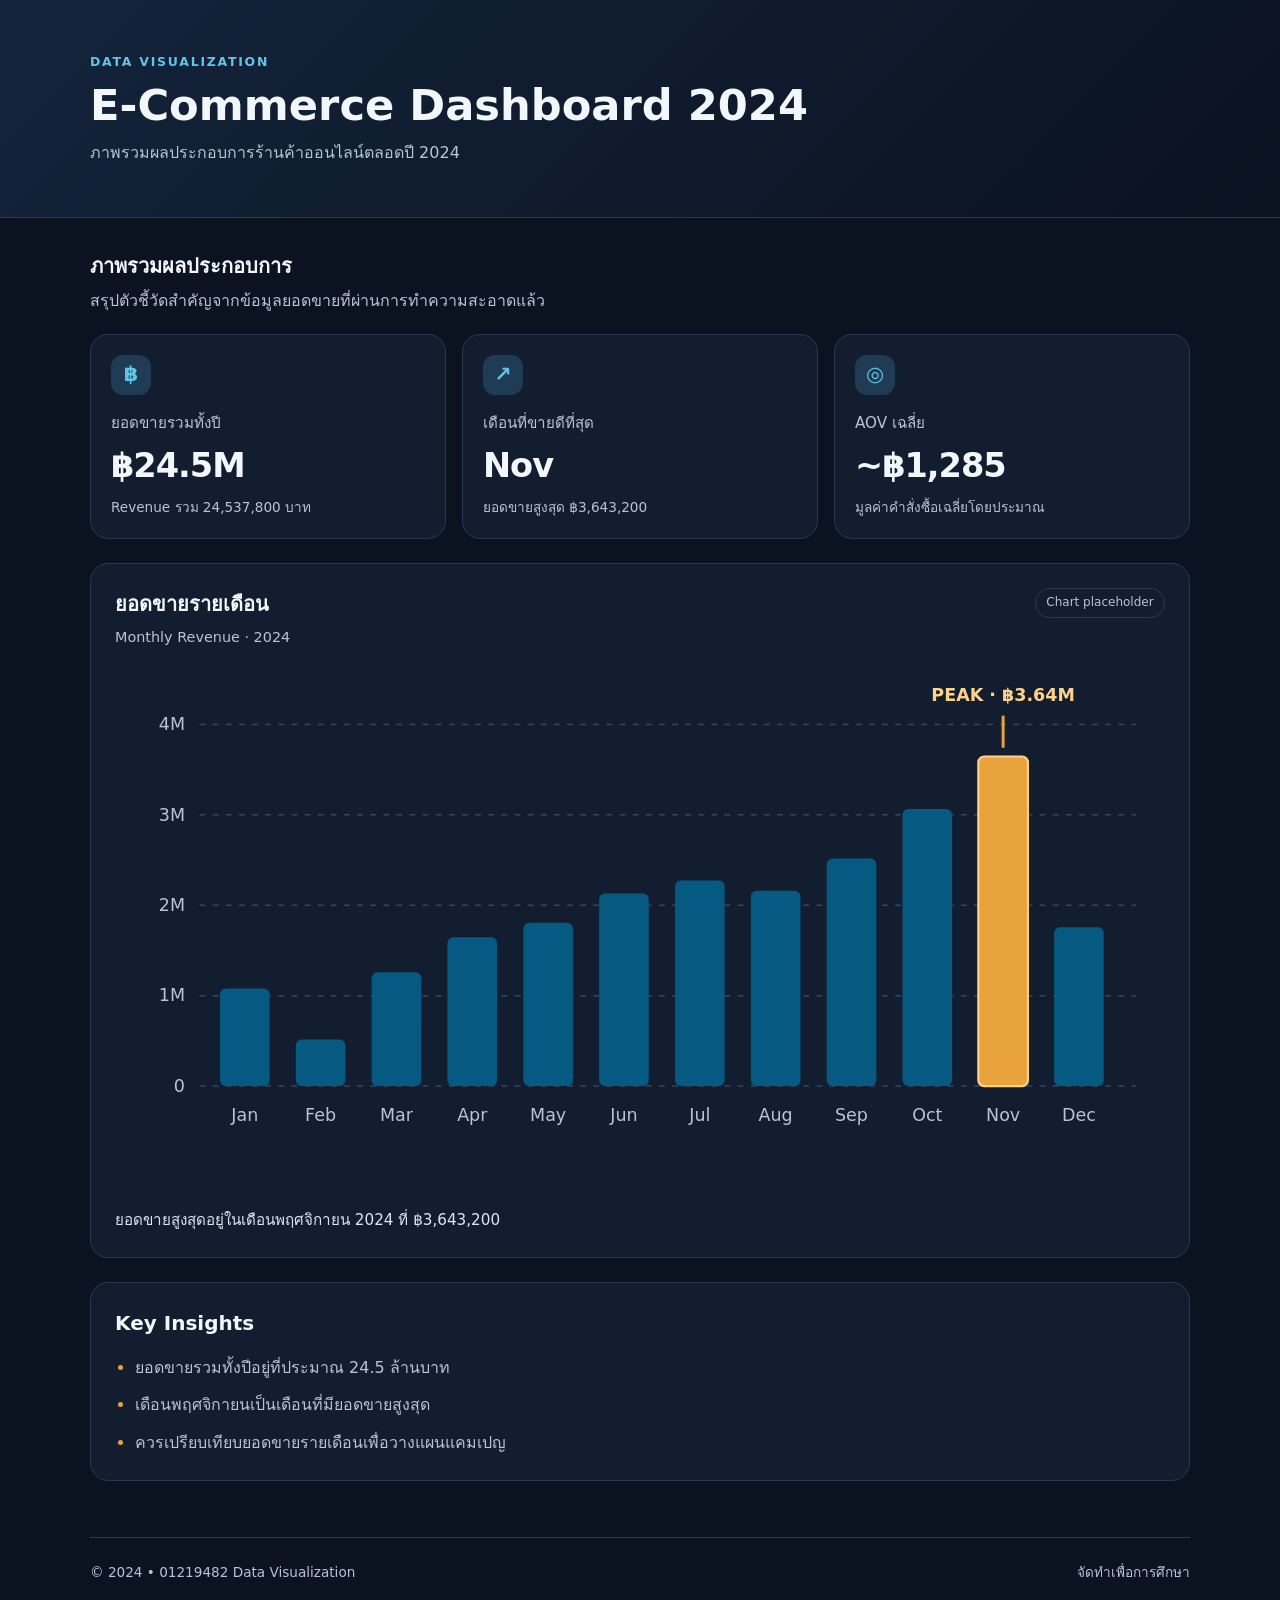
<file: page2.html>
<!doctype html>
<html lang="th">
<head>
  <meta charset="utf-8">
  <meta name="viewport" content="width=device-width, initial-scale=1">
  <meta name="description" content="E-Commerce Dashboard 2024 สรุปยอดขายรายเดือน">
  <title>E-Commerce Dashboard 2024</title>
  <link rel="stylesheet" href="styles.css">
</head>
<body>
  <header class="site-header">
    <div class="header-content">
      <p class="eyebrow">DATA VISUALIZATION</p>
      <h1>E-Commerce Dashboard 2024</h1>
      <p class="subtitle">ภาพรวมผลประกอบการร้านค้าออนไลน์ตลอดปี 2024</p>
    </div>
  </header>

  <main class="dashboard">
    <section class="intro" aria-labelledby="overview-title">
      <h2 id="overview-title">ภาพรวมผลประกอบการ</h2>
      <p>สรุปตัวชี้วัดสำคัญจากข้อมูลยอดขายที่ผ่านการทำความสะอาดแล้ว</p>
    </section>

    <section class="kpis" aria-label="ตัวชี้วัดสำคัญ">
      <article class="kpi-card">
        <div class="kpi-icon" aria-hidden="true">฿</div>
        <p class="kpi-label">ยอดขายรวมทั้งปี</p>
        <p class="kpi-value">฿24.5M</p>
        <p class="kpi-note">Revenue รวม 24,537,800 บาท</p>
      </article>

      <article class="kpi-card">
        <div class="kpi-icon" aria-hidden="true">↗</div>
        <p class="kpi-label">เดือนที่ขายดีที่สุด</p>
        <p class="kpi-value">Nov</p>
        <p class="kpi-note">ยอดขายสูงสุด ฿3,643,200</p>
      </article>

      <article class="kpi-card">
        <div class="kpi-icon" aria-hidden="true">◎</div>
        <p class="kpi-label">AOV เฉลี่ย</p>
        <p class="kpi-value">~฿1,285</p>
        <p class="kpi-note">มูลค่าคำสั่งซื้อเฉลี่ยโดยประมาณ</p>
      </article>
    </section>

    <section class="panel chart" aria-labelledby="chart-title">
      <div class="panel-heading">
        <div>
          <h2 id="chart-title">ยอดขายรายเดือน</h2>
          <p>Monthly Revenue · 2024</p>
        </div>
        <span class="status">Chart placeholder</span>
      </div>
      <div class="svg-chart-wrap"><svg class="revenue-chart" viewBox="0 0 720 360" role="img" aria-labelledby="revenue-title revenue-desc">
        <title id="revenue-title">กราฟแท่งยอดขายรายเดือน ปี 2024</title><desc id="revenue-desc">ยอดขายรายเดือน เดือนพฤศจิกายนสูงสุดที่ 3,643,200 บาท เน้นด้วยสีอำพัน</desc>
        <g class="grid-lines" aria-hidden="true">
<line x1="58" y1="286" x2="700" y2="286"/>
<line x1="58" y1="224" x2="700" y2="224"/>
<line x1="58" y1="162" x2="700" y2="162"/>
<line x1="58" y1="100" x2="700" y2="100"/>
<line x1="58" y1="38" x2="700" y2="38"/>
</g><g class="axis-labels" aria-hidden="true">
<text x="48" y="290" text-anchor="end">0</text>
<text x="48" y="228" text-anchor="end">1M</text>
<text x="48" y="166" text-anchor="end">2M</text>
<text x="48" y="104" text-anchor="end">3M</text>
<text x="48" y="42" text-anchor="end">4M</text>
</g><g class="bars">
<rect class="bar" x="72" y="219" width="34" height="67" rx="4"><title>Jan: ฿1,080,000</title></rect>
<rect class="bar" x="124" y="254" width="34" height="32" rx="4"><title>Feb: ฿520,000</title></rect>
<rect class="bar" x="176" y="208" width="34" height="78" rx="4"><title>Mar: ฿1,260,000</title></rect>
<rect class="bar" x="228" y="184" width="34" height="102" rx="4"><title>Apr: ฿1,650,000</title></rect>
<rect class="bar" x="280" y="174" width="34" height="112" rx="4"><title>May: ฿1,808,500</title></rect>
<rect class="bar" x="332" y="154" width="34" height="132" rx="4"><title>Jun: ฿2,130,000</title></rect>
<rect class="bar" x="384" y="145" width="34" height="141" rx="4"><title>Jul: ฿2,275,000</title></rect>
<rect class="bar" x="436" y="152" width="34" height="134" rx="4"><title>Aug: ฿2,167,200</title></rect>
<rect class="bar" x="488" y="130" width="34" height="156" rx="4"><title>Sep: ฿2,520,000</title></rect>
<rect class="bar" x="540" y="96" width="34" height="190" rx="4"><title>Oct: ฿3,070,000</title></rect>
<rect class="bar bar-peak" x="592" y="60" width="34" height="226" rx="4"><title>Nov: ฿3,643,200</title></rect>
<rect class="bar" x="644" y="177" width="34" height="109" rx="4"><title>Dec: ฿1,760,000</title></rect>
</g><g class="month-labels" aria-hidden="true">
<text x="89" y="310" text-anchor="middle">Jan</text>
<text x="141" y="310" text-anchor="middle">Feb</text>
<text x="193" y="310" text-anchor="middle">Mar</text>
<text x="245" y="310" text-anchor="middle">Apr</text>
<text x="297" y="310" text-anchor="middle">May</text>
<text x="349" y="310" text-anchor="middle">Jun</text>
<text x="401" y="310" text-anchor="middle">Jul</text>
<text x="453" y="310" text-anchor="middle">Aug</text>
<text x="505" y="310" text-anchor="middle">Sep</text>
<text x="557" y="310" text-anchor="middle">Oct</text>
<text x="609" y="310" text-anchor="middle">Nov</text>
<text x="661" y="310" text-anchor="middle">Dec</text>
</g><path class="peak-pointer" d="M609 54 L609 32" aria-hidden="true"/><text class="peak-label" x="609" y="22" text-anchor="middle">PEAK · ฿3.64M</text></svg></div><p class="chart-caption">ยอดขายสูงสุดอยู่ในเดือนพฤศจิกายน 2024 ที่ ฿3,643,200</p>
    </section>

    <section class="panel insights" aria-labelledby="insights-title">
      <h2 id="insights-title">Key Insights</h2>
      <ul>
        <li>ยอดขายรวมทั้งปีอยู่ที่ประมาณ 24.5 ล้านบาท</li>
        <li>เดือนพฤศจิกายนเป็นเดือนที่มียอดขายสูงสุด</li>
        <li>ควรเปรียบเทียบยอดขายรายเดือนเพื่อวางแผนแคมเปญ</li>
      </ul>
    </section>
  </main>

  <footer class="site-footer">
    <p>&copy; 2024 • 01219482 Data Visualization</p>
    <p>จัดทำเพื่อการศึกษา</p>
  </footer>
</body>
</html>
</file>
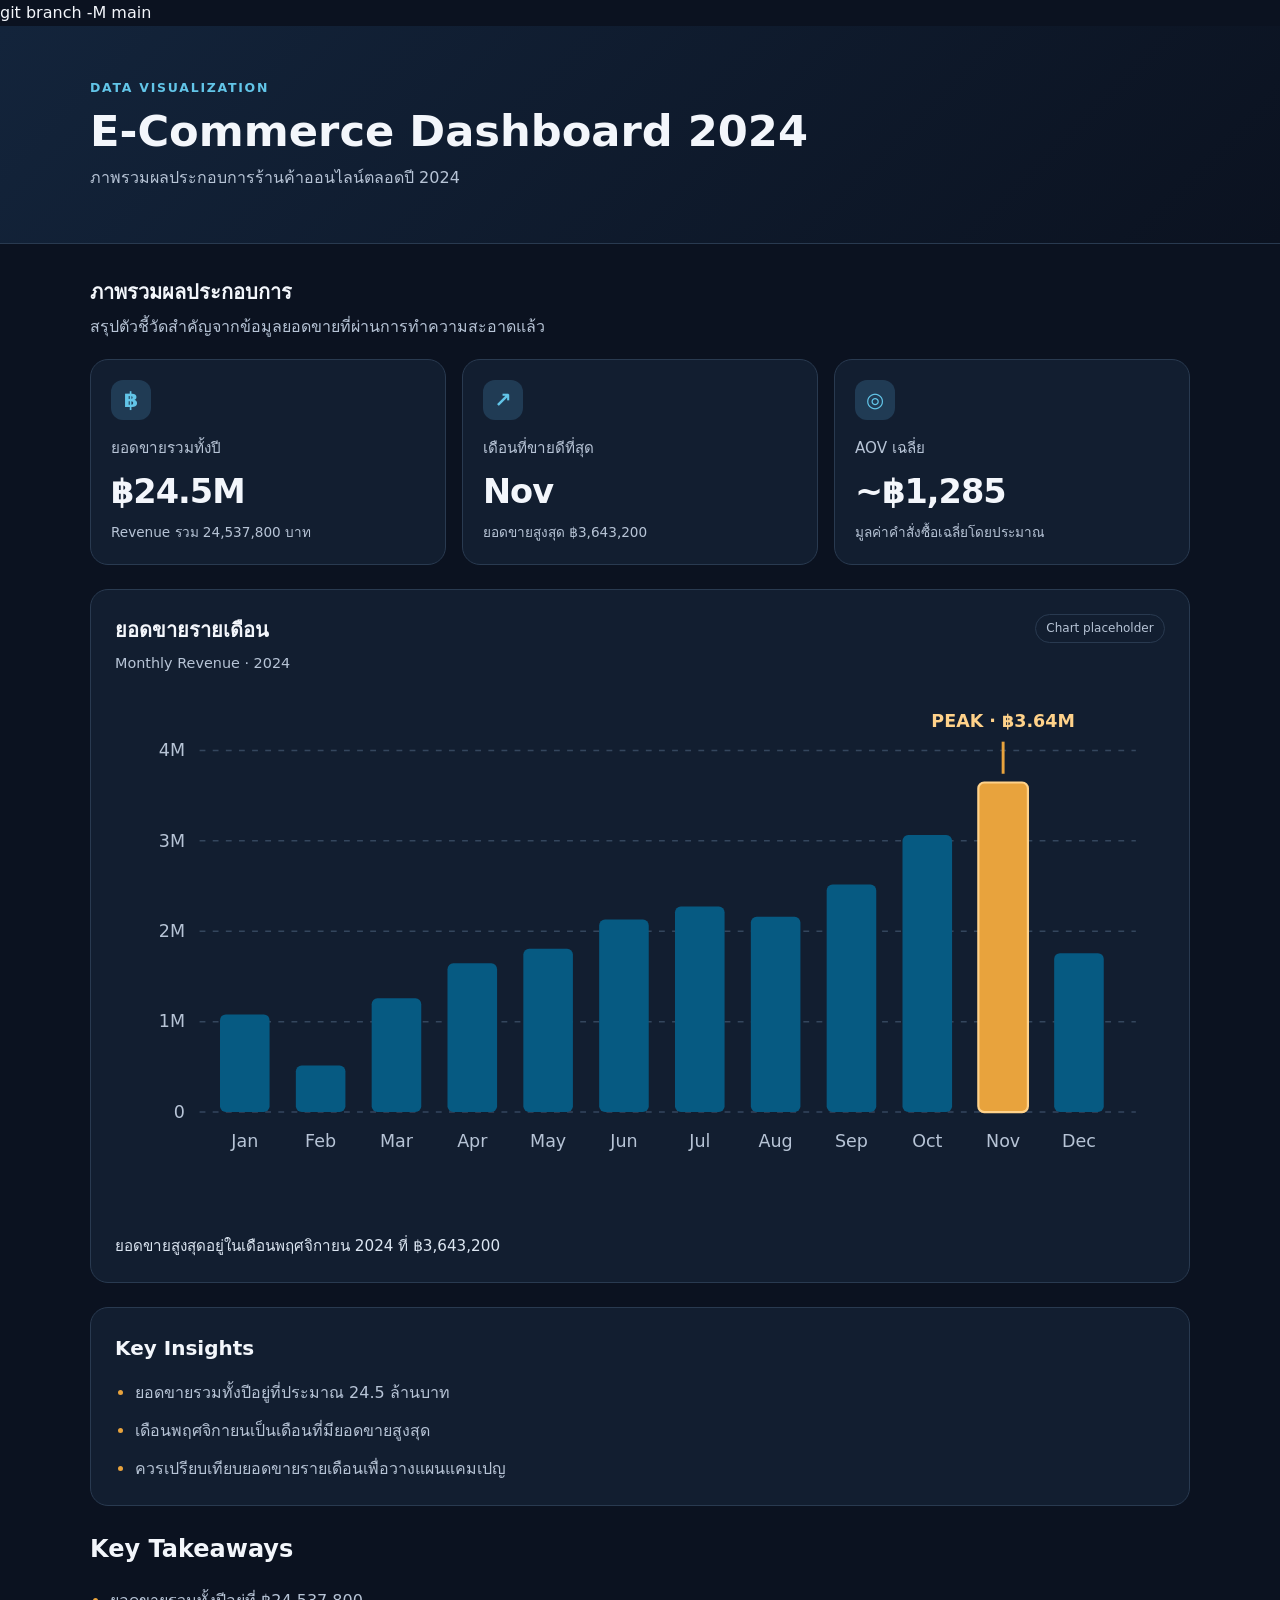
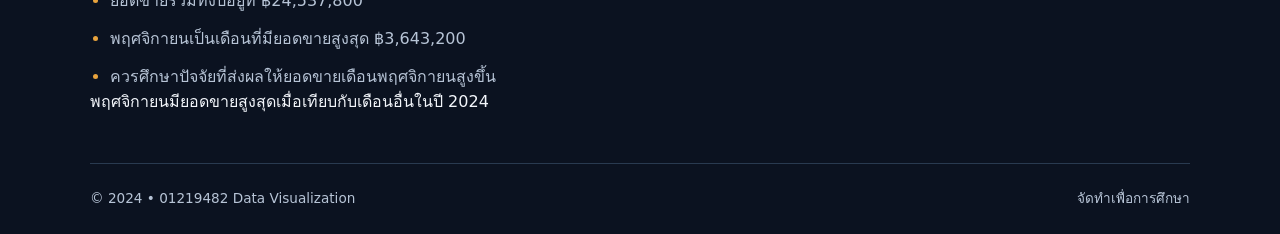
<file: page3.html>
git branch -M main<!doctype html>
<html lang="th">
<head>
  <meta charset="utf-8">
  <meta name="viewport" content="width=device-width, initial-scale=1">
  <meta name="description" content="E-Commerce Dashboard 2024 สรุปยอดขายรายเดือน">
  <title>E-Commerce Dashboard 2024</title>
  <link rel="stylesheet" href="styles.css">
</head>
<body>
  <header class="site-header">
    <div class="header-content">
      <p class="eyebrow">DATA VISUALIZATION</p>
      <h1>E-Commerce Dashboard 2024</h1>
      <p class="subtitle">ภาพรวมผลประกอบการร้านค้าออนไลน์ตลอดปี 2024</p>
    </div>
  </header>

  <main class="dashboard">
    <section class="intro" aria-labelledby="overview-title">
      <h2 id="overview-title">ภาพรวมผลประกอบการ</h2>
      <p>สรุปตัวชี้วัดสำคัญจากข้อมูลยอดขายที่ผ่านการทำความสะอาดแล้ว</p>
    </section>

    <section class="kpis" aria-label="ตัวชี้วัดสำคัญ">
      <article class="kpi-card">
        <div class="kpi-icon" aria-hidden="true">฿</div>
        <p class="kpi-label">ยอดขายรวมทั้งปี</p>
        <p class="kpi-value">฿24.5M</p>
        <p class="kpi-note">Revenue รวม 24,537,800 บาท</p>
      </article>

      <article class="kpi-card">
        <div class="kpi-icon" aria-hidden="true">↗</div>
        <p class="kpi-label">เดือนที่ขายดีที่สุด</p>
        <p class="kpi-value">Nov</p>
        <p class="kpi-note">ยอดขายสูงสุด ฿3,643,200</p>
      </article>

      <article class="kpi-card">
        <div class="kpi-icon" aria-hidden="true">◎</div>
        <p class="kpi-label">AOV เฉลี่ย</p>
        <p class="kpi-value">~฿1,285</p>
        <p class="kpi-note">มูลค่าคำสั่งซื้อเฉลี่ยโดยประมาณ</p>
      </article>
    </section>

    <section class="panel chart" aria-labelledby="chart-title">
      <div class="panel-heading">
        <div>
          <h2 id="chart-title">ยอดขายรายเดือน</h2>
          <p>Monthly Revenue · 2024</p>
        </div>
        <span class="status">Chart placeholder</span>
      </div>
      <div class="svg-chart-wrap"><svg class="revenue-chart" viewBox="0 0 720 360" role="img" aria-labelledby="revenue-title revenue-desc">
        <title id="revenue-title">กราฟแท่งยอดขายรายเดือน ปี 2024</title><desc id="revenue-desc">ยอดขายรายเดือน เดือนพฤศจิกายนสูงสุดที่ 3,643,200 บาท เน้นด้วยสีอำพัน</desc>
        <g class="grid-lines" aria-hidden="true">
<line x1="58" y1="286" x2="700" y2="286"/>
<line x1="58" y1="224" x2="700" y2="224"/>
<line x1="58" y1="162" x2="700" y2="162"/>
<line x1="58" y1="100" x2="700" y2="100"/>
<line x1="58" y1="38" x2="700" y2="38"/>
</g><g class="axis-labels" aria-hidden="true">
<text x="48" y="290" text-anchor="end">0</text>
<text x="48" y="228" text-anchor="end">1M</text>
<text x="48" y="166" text-anchor="end">2M</text>
<text x="48" y="104" text-anchor="end">3M</text>
<text x="48" y="42" text-anchor="end">4M</text>
</g><g class="bars">
<rect class="bar" x="72" y="219" width="34" height="67" rx="4"><title>Jan: ฿1,080,000</title></rect>
<rect class="bar" x="124" y="254" width="34" height="32" rx="4"><title>Feb: ฿520,000</title></rect>
<rect class="bar" x="176" y="208" width="34" height="78" rx="4"><title>Mar: ฿1,260,000</title></rect>
<rect class="bar" x="228" y="184" width="34" height="102" rx="4"><title>Apr: ฿1,650,000</title></rect>
<rect class="bar" x="280" y="174" width="34" height="112" rx="4"><title>May: ฿1,808,500</title></rect>
<rect class="bar" x="332" y="154" width="34" height="132" rx="4"><title>Jun: ฿2,130,000</title></rect>
<rect class="bar" x="384" y="145" width="34" height="141" rx="4"><title>Jul: ฿2,275,000</title></rect>
<rect class="bar" x="436" y="152" width="34" height="134" rx="4"><title>Aug: ฿2,167,200</title></rect>
<rect class="bar" x="488" y="130" width="34" height="156" rx="4"><title>Sep: ฿2,520,000</title></rect>
<rect class="bar" x="540" y="96" width="34" height="190" rx="4"><title>Oct: ฿3,070,000</title></rect>
<rect class="bar bar-peak" x="592" y="60" width="34" height="226" rx="4"><title>Nov: ฿3,643,200</title></rect>
<rect class="bar" x="644" y="177" width="34" height="109" rx="4"><title>Dec: ฿1,760,000</title></rect>
</g><g class="month-labels" aria-hidden="true">
<text x="89" y="310" text-anchor="middle">Jan</text>
<text x="141" y="310" text-anchor="middle">Feb</text>
<text x="193" y="310" text-anchor="middle">Mar</text>
<text x="245" y="310" text-anchor="middle">Apr</text>
<text x="297" y="310" text-anchor="middle">May</text>
<text x="349" y="310" text-anchor="middle">Jun</text>
<text x="401" y="310" text-anchor="middle">Jul</text>
<text x="453" y="310" text-anchor="middle">Aug</text>
<text x="505" y="310" text-anchor="middle">Sep</text>
<text x="557" y="310" text-anchor="middle">Oct</text>
<text x="609" y="310" text-anchor="middle">Nov</text>
<text x="661" y="310" text-anchor="middle">Dec</text>
</g><path class="peak-pointer" d="M609 54 L609 32" aria-hidden="true"/><text class="peak-label" x="609" y="22" text-anchor="middle">PEAK · ฿3.64M</text></svg></div><p class="chart-caption">ยอดขายสูงสุดอยู่ในเดือนพฤศจิกายน 2024 ที่ ฿3,643,200</p>
    </section>

    <section class="panel insights" aria-labelledby="insights-title">
      <h2 id="insights-title">Key Insights</h2>
      <ul>
        <li>ยอดขายรวมทั้งปีอยู่ที่ประมาณ 24.5 ล้านบาท</li>
        <li>เดือนพฤศจิกายนเป็นเดือนที่มียอดขายสูงสุด</li>
        <li>ควรเปรียบเทียบยอดขายรายเดือนเพื่อวางแผนแคมเปญ</li>
      </ul>
    </section>
    
<section class="insights" aria-labelledby="insights-title">
  <h2 id="insights-title">Key Takeaways</h2>
  <ul>
    <li>ยอดขายรวมทั้งปีอยู่ที่ ฿24,537,800</li>
    <li>พฤศจิกายนเป็นเดือนที่มียอดขายสูงสุด ฿3,643,200</li>
    <li>ควรศึกษาปัจจัยที่ส่งผลให้ยอดขายเดือนพฤศจิกายนสูงขึ้น</li>
  </ul>
  <p class="chart-note">
    พฤศจิกายนมียอดขายสูงสุดเมื่อเทียบกับเดือนอื่นในปี 2024
  </p>
</section>

  </main>

  <footer class="site-footer">
    <p>&copy; 2024 • 01219482 Data Visualization</p>
    <p>จัดทำเพื่อการศึกษา</p>
  </footer>
</body>
</html>
</file>
<file: styles.css>
/* Base styles: mobile-first */
:root {
  color-scheme: dark;
  --page-bg: #0b1220;
  --panel-bg: #121e30;
  --panel-hover: #182941;
  --border: #293a50;
  --text-main: #f3f6fb;
  --text-muted: #b7c4d6;
  --accent: #62c5e8;
  --peak: #e8a33d;
  --radius: 18px;
}

* {
  box-sizing: border-box;
}

body {
  margin: 0;
  background: var(--page-bg);
  color: var(--text-main);
  font-family: system-ui, -apple-system, BlinkMacSystemFont, "Segoe UI", sans-serif;
  line-height: 1.6;
}

.site-header {
  padding: 2.5rem 1.25rem;
  background: linear-gradient(135deg, #13243b, #0b1220);
  border-bottom: 1px solid var(--border);
}

.header-content,
.dashboard,
.site-footer {
  width: min(100% - 2rem, 1100px);
  margin-inline: auto;
}

.eyebrow {
  margin: 0 0 0.5rem;
  color: var(--accent);
  font-size: 0.78rem;
  font-weight: 800;
  letter-spacing: 0.14em;
}

h1, h2, p {
  margin-top: 0;
}

h1 {
  margin-bottom: 0.5rem;
  font-size: clamp(1.8rem, 5vw, 2.7rem);
  line-height: 1.2;
}

.subtitle,
.intro p,
.panel-heading p {
  color: var(--text-muted);
}

.subtitle {
  margin-bottom: 0;
}

.dashboard {
  padding-block: 2rem;
}

.intro {
  margin-bottom: 1.25rem;
}

.intro h2,
.panel h2 {
  margin-bottom: 0.35rem;
  font-size: 1.25rem;
}

.intro p {
  margin-bottom: 0;
}

.kpis {
  display: grid;
  grid-template-columns: 1fr;
  gap: 1rem;
  margin-bottom: 1.5rem;
}

.kpi-card,
.panel {
  border: 1px solid var(--border);
  border-radius: var(--radius);
  background: var(--panel-bg);
}

.kpi-card {
  padding: 1.25rem;
  transition: transform 180ms ease, background-color 180ms ease, border-color 180ms ease;
}

.kpi-card:hover {
  transform: translateY(-4px);
  background: var(--panel-hover);
  border-color: #42617f;
}

.kpi-icon {
  display: grid;
  place-items: center;
  width: 2.5rem;
  height: 2.5rem;
  margin-bottom: 1rem;
  border-radius: 12px;
  background: #203b54;
  color: var(--accent);
  font-size: 1.3rem;
  font-weight: 800;
}

.kpi-label {
  margin-bottom: 0.25rem;
  color: var(--text-muted);
  font-size: 0.95rem;
}

.kpi-value {
  margin-bottom: 0.25rem;
  font-size: clamp(1.7rem, 5vw, 2.1rem);
  font-weight: 800;
  letter-spacing: -0.03em;
}

.kpi-note {
  margin-bottom: 0;
  color: var(--text-muted);
  font-size: 0.85rem;
}

.panel {
  padding: 1.25rem;
  margin-bottom: 1.5rem;
}

.panel-heading {
  display: flex;
  flex-wrap: wrap;
  align-items: flex-start;
  justify-content: space-between;
  gap: 1rem;
}

.panel-heading p {
  margin-bottom: 0;
  font-size: 0.9rem;
}

.status {
  padding: 0.25rem 0.65rem;
  border: 1px solid var(--border);
  border-radius: 999px;
  color: var(--text-muted);
  font-size: 0.75rem;
}

.chart-placeholder {
  display: grid;
  min-height: 230px;
  margin-top: 1.25rem;
  padding: 2rem 1rem;
  place-content: center;
  justify-items: center;
  border: 1px dashed #486078;
  border-radius: 14px;
  background: #0e1929;
  text-align: center;
}

.placeholder-icon {
  margin-bottom: 0.5rem;
  color: var(--accent);
  font-size: 2.5rem;
}

.chart-placeholder p {
  margin-bottom: 0.25rem;
  font-size: 1.1rem;
  font-weight: 750;
}

.chart-placeholder span {
  color: var(--text-muted);
  font-size: 0.9rem;
}

.insights ul {
  display: grid;
  gap: 0.75rem;
  margin-bottom: 0;
  padding-left: 1.25rem;
  color: var(--text-muted);
}

.insights li::marker {
  color: var(--peak);
}

.site-footer {
  display: flex;
  flex-direction: column;
  gap: 0.25rem;
  padding-block: 1.5rem;
  border-top: 1px solid var(--border);
  color: var(--text-muted);
  font-size: 0.85rem;
}

.site-footer p {
  margin-bottom: 0;
}

/* Desktop / tablet layout */
@media (min-width: 768px) {
  .site-header {
    padding-block: 3.25rem;
  }

  .kpis {
    grid-template-columns: repeat(3, minmax(0, 1fr));
  }

  .panel {
    padding: 1.5rem;
  }

  .site-footer {
    flex-direction: row;
    justify-content: space-between;
  }
}

/* Respect reduced-motion preferences */
@media (prefers-reduced-motion: reduce) {
  *,
  *::before,
  *::after {
    scroll-behavior: auto !important;
    transition-duration: 0.01ms !important;
    animation-duration: 0.01ms !important;
    animation-iteration-count: 1 !important;
  }
}

/* Mini-Lab 2: responsive accessible SVG chart */
.svg-chart-wrap{width:100%;margin-top:1.25rem;overflow-x:auto}.revenue-chart{display:block;width:100%;min-width:540px;height:auto;overflow:visible}
.grid-lines line{stroke:#34465d;stroke-width:1;stroke-dasharray:4 5}.axis-labels,.month-labels{fill:#b7c4d6;font-family:inherit;font-size:12px}
.bar{fill:#065A82;transition:opacity 160ms ease}.bar:hover{opacity:.78}.bar-peak{fill:#E8A33D;stroke:#ffd28a;stroke-width:1.5}
.peak-pointer{stroke:#E8A33D;stroke-width:2}.peak-label{fill:#ffd28a;font-size:12px;font-weight:800}.chart-caption{margin:.9rem 0 0;color:#dce6f2;font-size:.95rem}
@media(max-width:600px){.revenue-chart{min-width:600px}}
</file>
